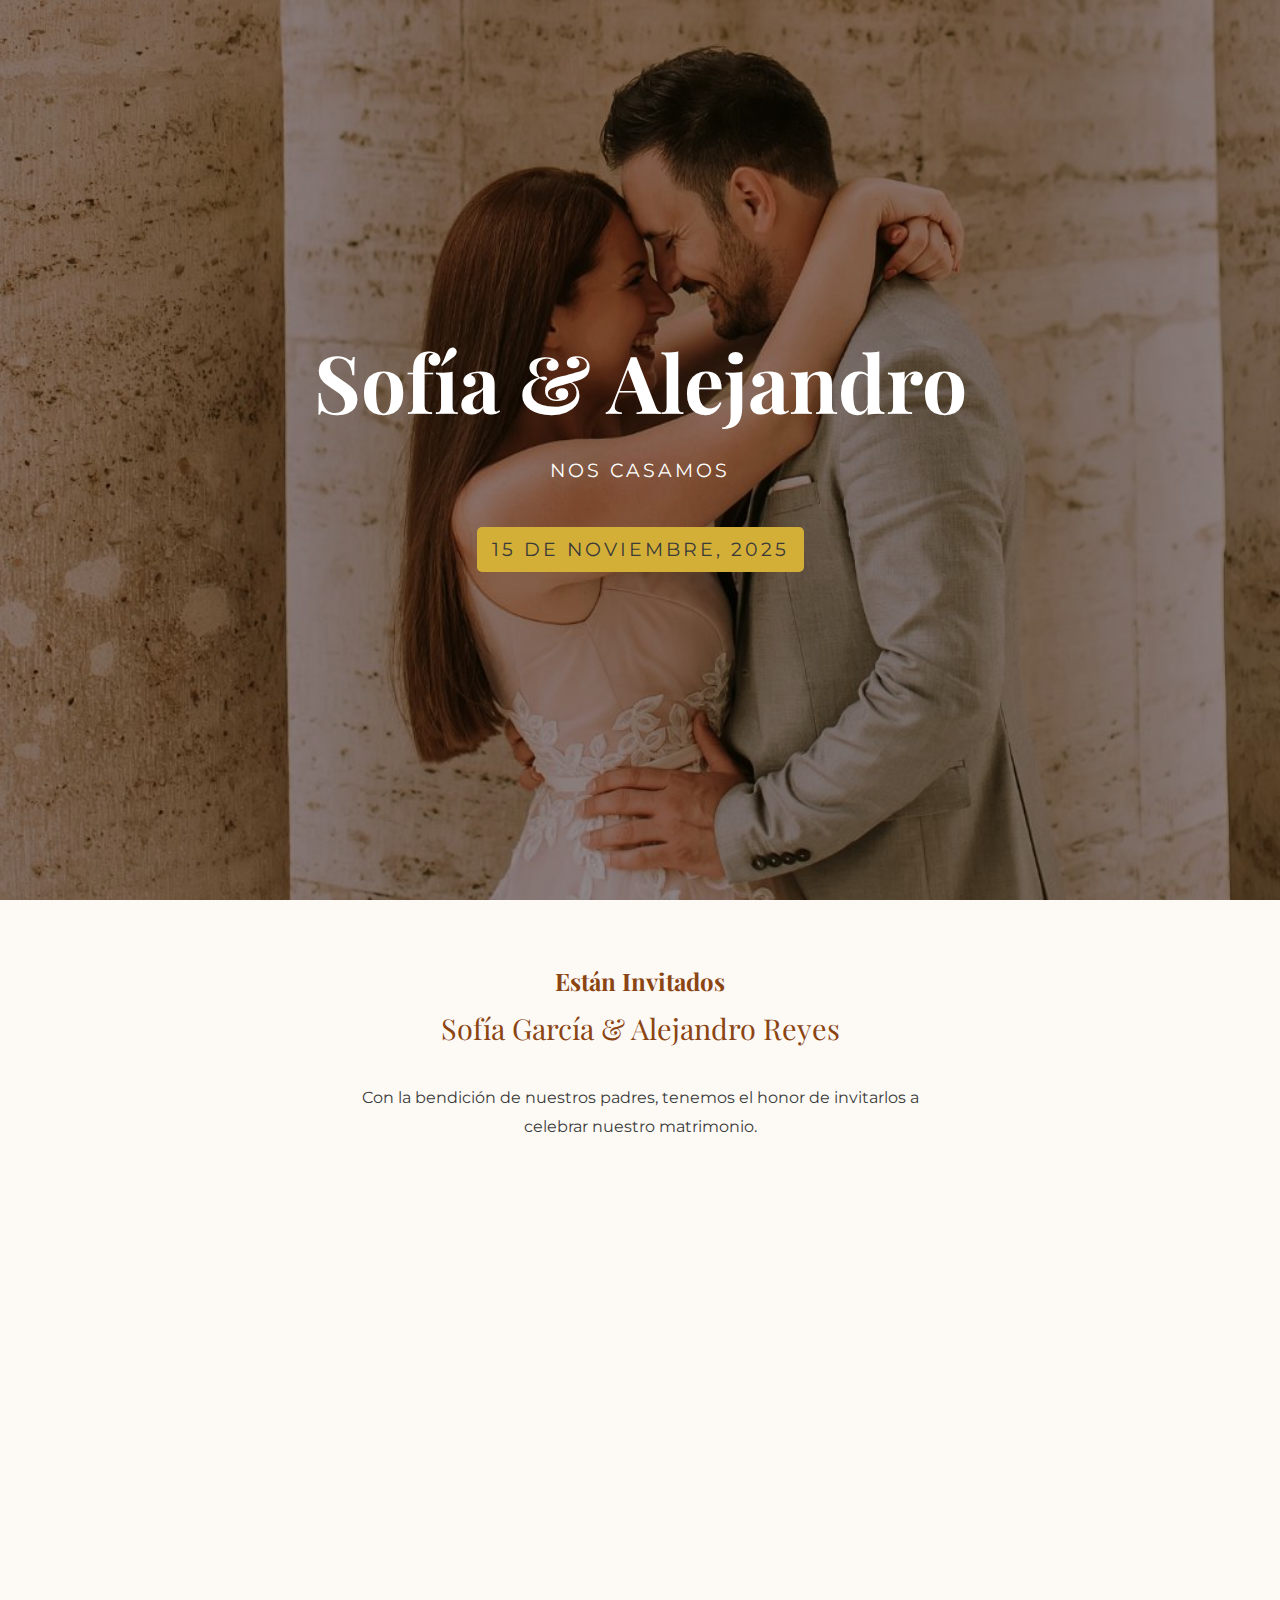
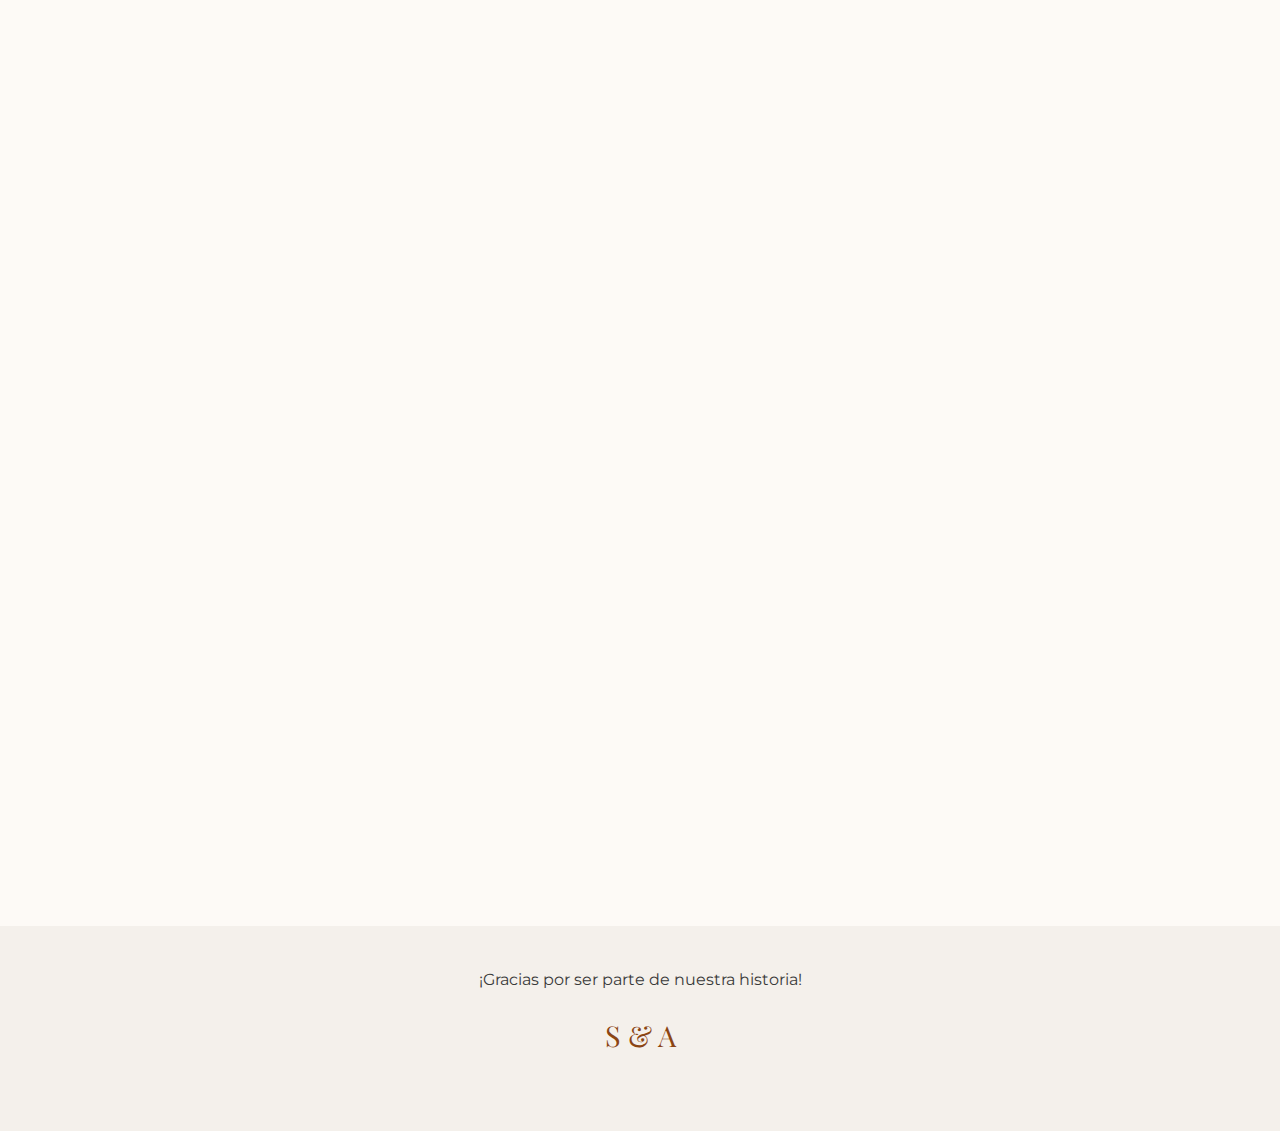
<file: index.html>
<!DOCTYPE html>
<html lang="es">
<head>
    <meta charset="UTF-8">
    <meta name="viewport" content="width=device-width, initial-scale=1.0">
    <title>Nuestra Boda - Sofía & Alejandro</title>
    <link rel="stylesheet" href="style.css">
    <link rel="preconnect" href="https://fonts.googleapis.com">
    <link rel="preconnect" href="https://fonts.gstatic.com" crossorigin>
    <link href="https://fonts.googleapis.com/css2?family=Playfair+Display:wght@700&family=Montserrat:wght@400;500&display=swap" rel="stylesheet">
    <link rel="stylesheet" href="https://cdnjs.cloudflare.com/ajax/libs/font-awesome/6.5.2/css/all.min.css">
</head>
<body>
    <div id="background-effects"></div>

    <header class="hero">
        <div class="hero-content">
            <h1>Sofía & Alejandro</h1>
            <p>NOS CASAMOS</p>
            <p class="date">15 de Noviembre, 2025</p>
        </div>
    </header>

    <main>
        <section class="info-section">
            <h2>Están Invitados</h2>
            <p class="couple-names">Sofía García & Alejandro Reyes</p>
            <p class="intro-text">
                Con la bendición de nuestros padres, tenemos el honor de invitarlos a celebrar nuestro matrimonio.
            </p>
        </section>

        <section class="events-section">
            <div class="event-card hidden">
                <i class="fa-solid fa-church"></i>
                <h3>Ceremonia Religiosa</h3>
                <p>16:00 horas</p>
                <p>Parroquia del Sagrario</p>
                <p>Calle Francisco I. Madero #512, Centro, León, Gto.</p>
                <a href="https://maps.app.goo.gl/aXGydgGybx7RTiWV6" target="_blank" class="map-button">Ver en Google Maps</a>
            </div>

            <div class="event-card hidden">
                <i class="fa-solid fa-martini-glass-citrus"></i>
                <h3>Recepción</h3>
                <p>18:00 horas</p>
                <p>Hacienda El Refugio</p>
                <p>Blvd. Aeropuerto #1234, León, Gto.</p>
                <a href="https://maps.app.goo.gl/EjSampleLink2" target="_blank" class="map-button">Ver en Google Maps</a>
            </div>
        </section>

        <section class="info-section hidden">
            <h3>Mesa de Regalos</h3>
            <p>El mejor regalo es su presencia, pero si desean obsequiarnos algo, pueden hacerlo aquí:</p>
            <div class="gift-links">
                <a href="#" target="_blank">Liverpool</a> | <a href="#" target="_blank">Palacio de Hierro</a>
            </div>
        </section>

        <section class="info-section hidden">
            <h3>Código de Vestimenta</h3>
            <p class="dress-code">Formal</p>
        </section>

        <section class="rsvp-section hidden">
            <h3>Confirmar Asistencia</h3>
            <p>Por favor, confirma tu asistencia antes del 30 de Octubre.</p>
            <a href="https://api.whatsapp.com/send?phone=5211234567890&text=¡Hola!%20Confirmo%20mi%20asistencia%20a%20la%20boda%20de%20Sofía%20y%20Alejandro.%20Mi%20nombre%20es:" target="_blank" class="cta-button">
                <i class="fa-brands fa-whatsapp"></i> Confirmar por WhatsApp
            </a>
        </section>

    </main>

    <footer>
        <p>¡Gracias por ser parte de nuestra historia!</p>
        <p class="couple-names">S & A</p>
    </footer>

    <script src="script.js"></script>
</body>
</html>
</file>
<file: style.css>
/* --- VARIABLES --- */
:root {
    --bg-color: #fdfaf6;
    --text-color: #3a3a3a;
    --primary-color: #8B4513; /* Un tono café/saddlebrown elegante */
    --accent-color: #D4AF37; /* Dorado sutil */
    --font-titles: 'Playfair Display', serif;
    --font-text: 'Montserrat', sans-serif;
}

/* --- RESET BÁSICO Y ESTILOS GLOBALES --- */
* {
    margin: 0;
    padding: 0;
    box-sizing: border-box;
}

html {
    scroll-behavior: smooth;
}

body {
    font-family: var(--font-text);
    background-color: var(--bg-color);
    color: var(--text-color);
    line-height: 1.8;
    text-align: center;
}

h1, h2, h3 {
    font-family: var(--font-titles);
    color: var(--primary-color);
    font-weight: 700;
}

p {
    margin-bottom: 1em;
    max-width: 600px;
    margin-left: auto;
    margin-right: auto;
    padding: 0 1rem;
}

/* --- EFECTO DE SCROLL --- */
.hidden {
    opacity: 0;
    transform: translateY(30px);
    transition: opacity 0.8s ease-out, transform 0.8s ease-out;
}

.show {
    opacity: 1;
    transform: translateY(0);
}


/* --- SECCIONES --- */
.hero {
    height: 100vh;
    background-image: linear-gradient(rgba(0,0,0,0.4), rgba(0,0,0,0.4)), url('images/hero-bg.jpg');
    background-size: cover;
    background-position: center;
    display: flex;
    justify-content: center;
    align-items: center;
    color: white;
    text-align: center;
}

.hero-content {
    animation: fadeIn 2s ease-in-out;
}

@keyframes fadeIn {
    from { opacity: 0; transform: scale(0.9); }
    to { opacity: 1; transform: scale(1); }
}

.hero h1 {
    font-size: 3.5rem;
    color: white;
    margin: 0;
}

.hero p {
    font-size: 1.2rem;
    letter-spacing: 3px;
    text-transform: uppercase;
}

.hero .date {
    background-color: var(--accent-color);
    color: var(--text-color);
    padding: 5px 15px;
    display: inline-block;
    margin-top: 20px;
    border-radius: 5px;
}

section {
    padding: 60px 20px;
}

.info-section, .rsvp-section, .events-section {
    max-width: 800px;
    margin: 0 auto;
}

.couple-names {
    font-family: var(--font-titles);
    font-size: 1.8rem;
    color: var(--primary-color);
}

/* Tarjetas de Eventos */
.event-card {
    background-color: #fff;
    border: 1px solid #eee;
    padding: 30px;
    margin-bottom: 30px;
    border-radius: 10px;
    box-shadow: 0 4px 15px rgba(0,0,0,0.05);
}

.event-card i {
    font-size: 2.5rem;
    color: var(--accent-color);
    margin-bottom: 15px;
}

.event-card h3 {
    font-size: 1.5rem;
    margin-bottom: 10px;
}

.map-button {
    text-decoration: none;
    background-color: var(--primary-color);
    color: white;
    padding: 10px 20px;
    border-radius: 5px;
    display: inline-block;
    margin-top: 15px;
    transition: background-color 0.3s ease;
}

.map-button:hover {
    background-color: #6a350f;
}

/* Mesa de regalos y Dress code */
.gift-links a {
    color: var(--primary-color);
    text-decoration: none;
    font-weight: 500;
    margin: 0 10px;
}
.dress-code {
    font-family: var(--font-titles);
    font-size: 1.5rem;
    border: 2px solid var(--accent-color);
    padding: 10px;
    display: inline-block;
    border-radius: 5px;
}

/* Botón de Confirmar (CTA) */
.cta-button {
    background-color: #25D366;
    color: white;
    text-decoration: none;
    padding: 15px 30px;
    border-radius: 50px;
    font-size: 1.1rem;
    font-weight: 500;
    transition: transform 0.3s ease, box-shadow 0.3s ease;
    display: inline-flex;
    align-items: center;
    gap: 10px;
}

.cta-button:hover {
    transform: scale(1.05);
    box-shadow: 0 5px 20px rgba(37, 211, 102, 0.4);
}

footer {
    padding: 40px 20px;
    background-color: #f4f0eb;
}

/* --- ESTILOS ADICIONALES PARA LA VERSIÓN PREMIUM --- */
#countdown {
    display: flex;
    justify-content: center;
    gap: 20px;
    margin-top: 20px;
}

#countdown > div {
    background: rgba(255, 255, 255, 0.1);
    padding: 15px;
    border-radius: 5px;
    min-width: 80px;
    backdrop-filter: blur(5px);
}

#countdown span {
    display: block;
    font-size: 2.5rem;
    font-weight: bold;
}

.event-container {
    display: flex;
    flex-direction: column;
    gap: 30px;
}

iframe {
    width: 100%;
    height: 300px;
    border: 0;
    border-radius: 5px;
    margin-top: 20px;
}

#gallery {
    display: grid;
    grid-template-columns: 1fr 1fr;
    gap: 15px;
    margin-top: 20px;
}

#gallery img {
    width: 100%;
    height: 100%;
    object-fit: cover;
    border-radius: 5px;
    cursor: pointer;
    transition: transform 0.3s ease, box-shadow 0.3s ease;
}

#gallery img:hover {
    transform: scale(1.03);
    box-shadow: 0 5px 20px rgba(0,0,0,0.1);
}

#rsvp-form {
    max-width: 500px;
    margin: 20px auto;
    text-align: left;
}
#rsvp-form label {
    display: block;
    margin-bottom: 5px;
    font-weight: 500;
}
#rsvp-form input, #rsvp-form textarea {
    width: 100%;
    padding: 12px;
    margin-bottom: 15px;
    border: 1px solid #ccc;
    border-radius: 5px;
    font-family: var(--font-text);
}
#rsvp-form button {
    width: 100%;
    padding: 15px;
    border: none;
    border-radius: 5px;
    font-size: 1.1rem;
    cursor: pointer;
}

#music-toggle {
    position: fixed;
    bottom: 20px;
    right: 20px;
    width: 50px;
    height: 50px;
    background-color: var(--primary-color);
    color: white;
    border: none;
    border-radius: 50%;
    font-size: 1.2rem;
    cursor: pointer;
    z-index: 1000;
    box-shadow: 0 4px 15px rgba(0,0,0,0.2);
}

/* Lightbox Modal */
#lightbox {
    position: fixed;
    z-index: 2000;
    top: 0;
    left: 0;
    width: 100%;
    height: 100%;
    background-color: rgba(0,0,0,0.85);
    display: none;
    justify-content: center;
    align-items: center;
}
#lightbox.active {
    display: flex;
}
#lightbox img {
    max-width: 90%;
    max-height: 80%;
}
#lightbox .close {
    position: absolute;
    top: 20px;
    right: 30px;
    font-size: 40px;
    color: white;
    cursor: pointer;
}

/* --- RESPONSIVE DESIGN --- */
@media (min-width: 768px) {
    .hero h1 {
        font-size: 5rem;
    }
    .events-section, .event-container {
        display: flex;
        gap: 30px;
    }
    .event-card, .event-container > div {
        flex: 1;
    }
    #gallery {
        grid-template-columns: repeat(3, 1fr);
    }
}
</file>
